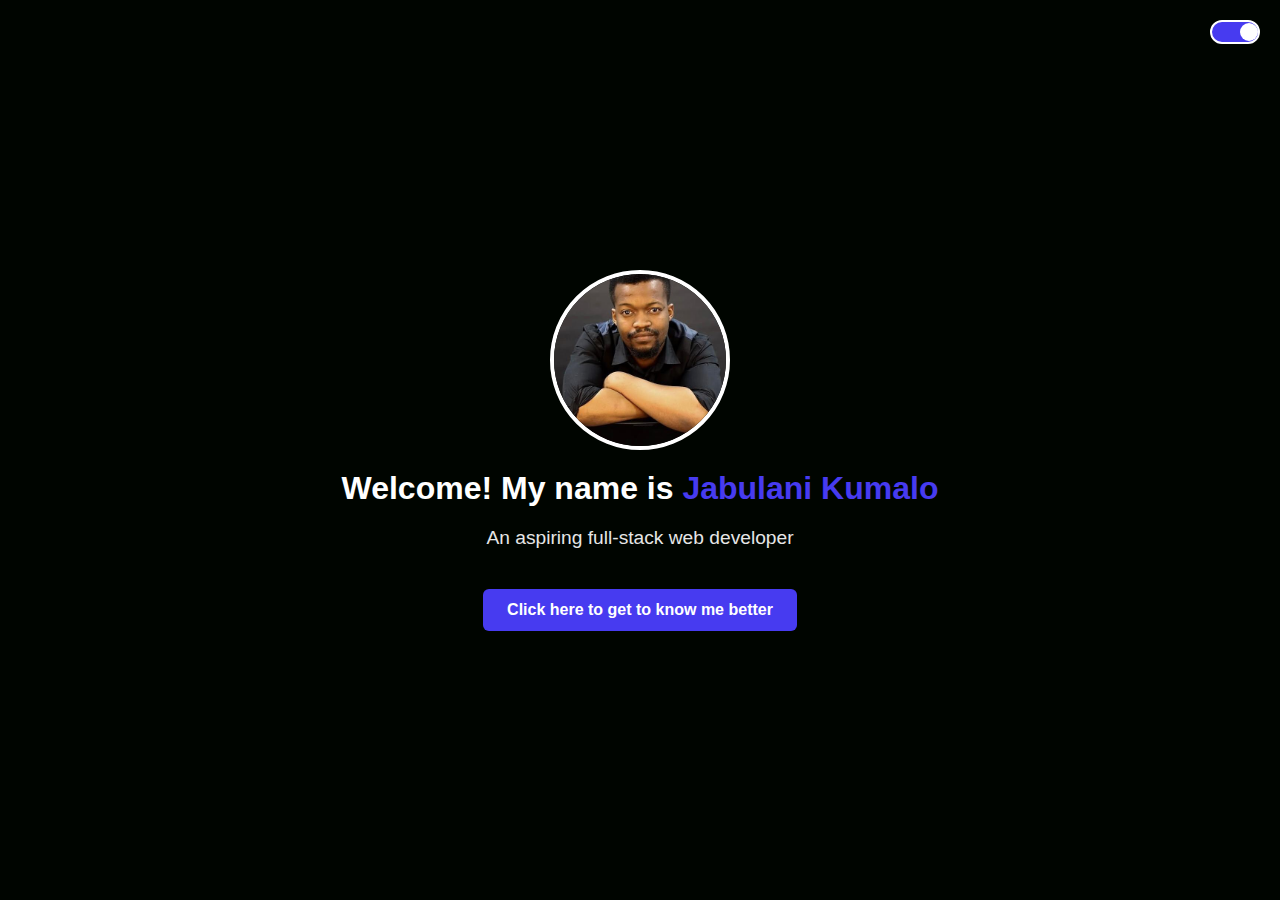
<file: index.html>
<!DOCTYPE html>
<html lang="en">
<head>
  <meta charset="UTF-8">
  <meta name="viewport" content="width=device-width, initial-scale=1.0">
  <title>Welcome | Jabulani Kumalo</title>
  <link rel="stylesheet" href="style.css">
</head>
<body class="landing dark-mode">
  <!-- Theme Toggle -->
  <button id="theme-toggle" class="theme-toggle">
    <div class="circle"></div>
  </button>

  <!-- Intro Section -->
  <main class="intro-container">
    <img 
      class="profile-pic" 
      src="asset/profile.jpeg" 
      alt="Profile picture of Jabulani Kumalo"
    >
    <h1>Welcome! My name is <span class="highlight">Jabulani Kumalo</span></h1>
    <p class="tagline">An aspiring full-stack web developer</p>
    <a class="enter-btn" href="main.html">Click here to get to know me better</a>
  </main>

  <script src="script.js"></script>
</body>
</html>
</file>
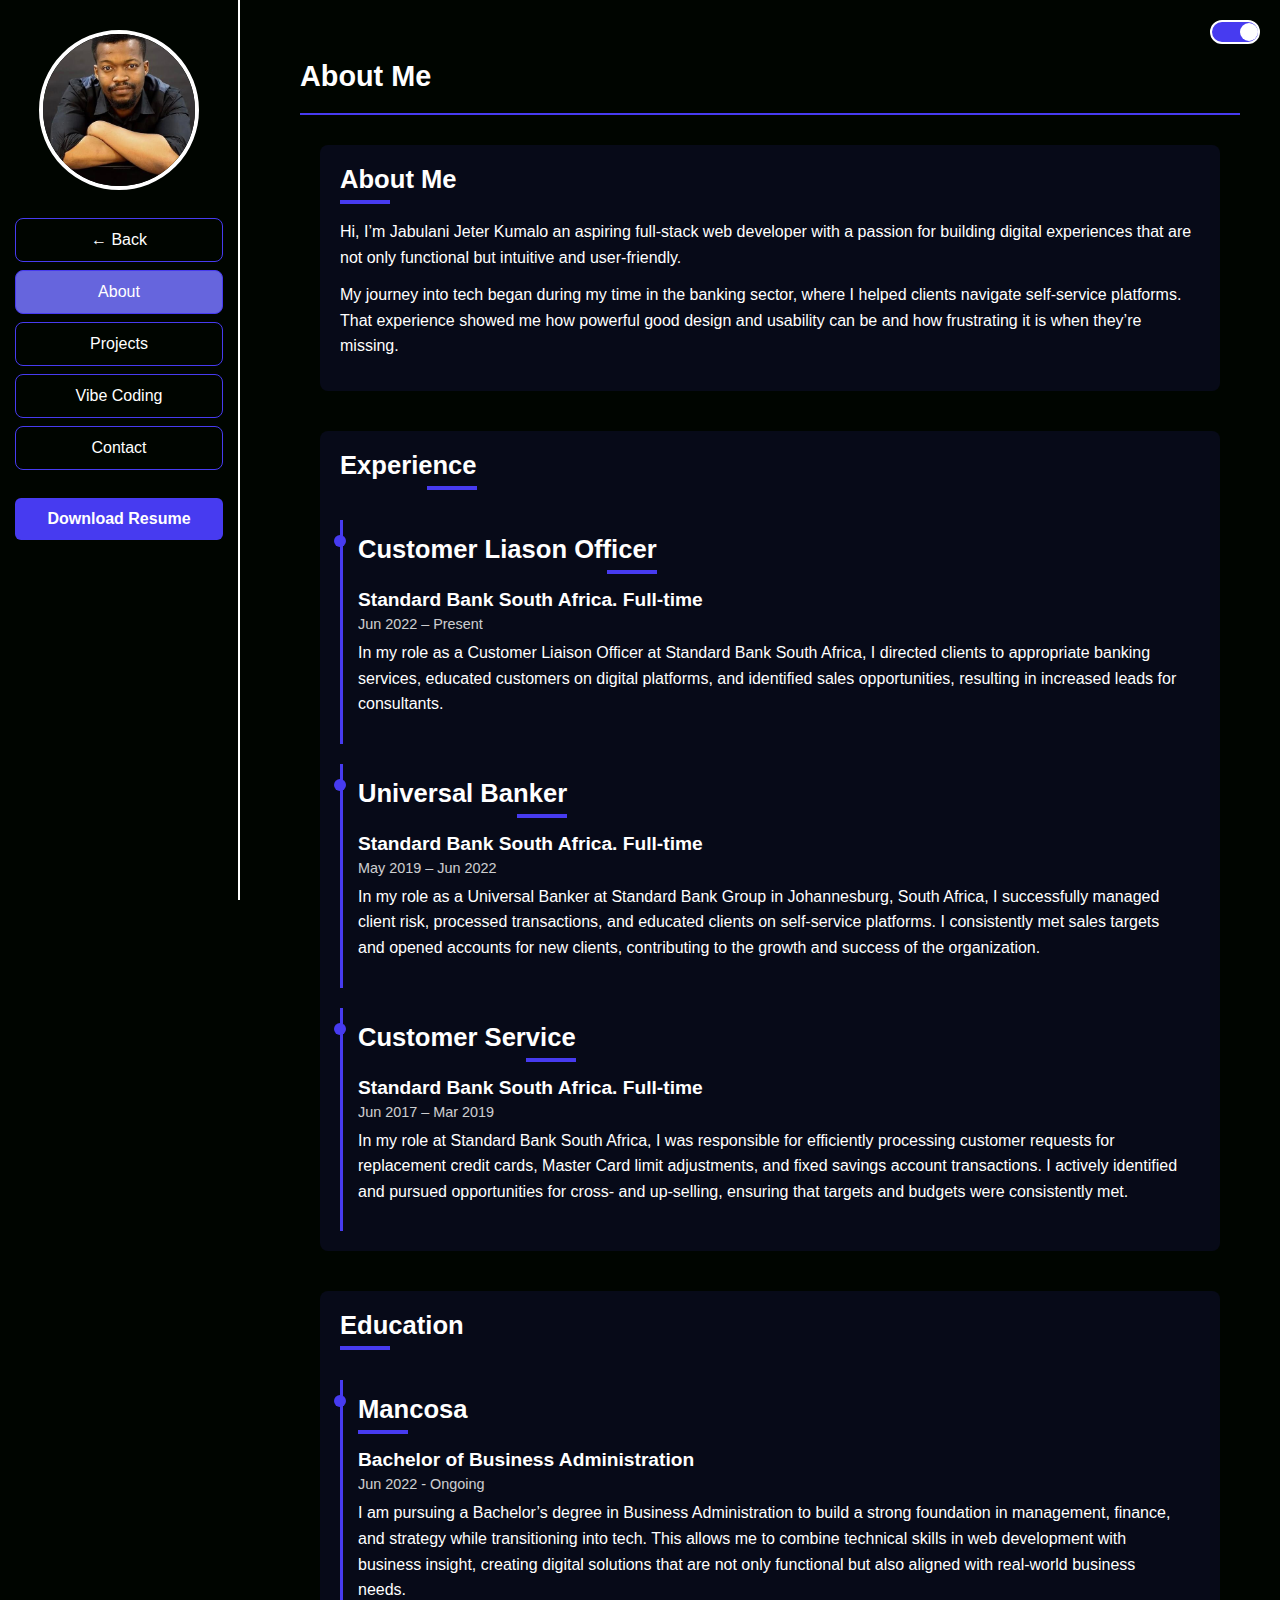
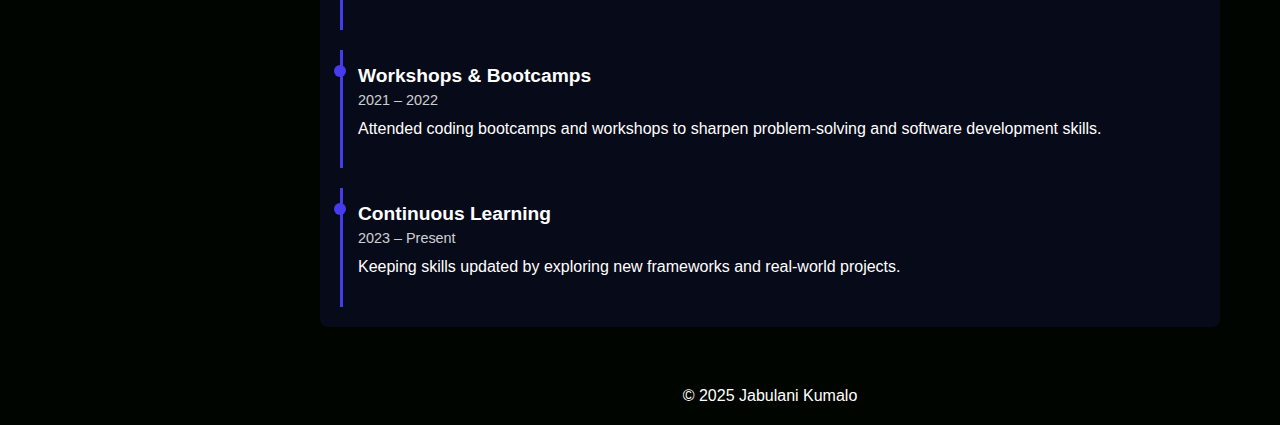
<file: main.html>
<!DOCTYPE html>
<html lang="en">
<head>
  <meta charset="UTF-8" />
  <meta name="viewport" content="width=device-width, initial-scale=1.0"/>
  <title>Jabulani Kumalo | Portfolio</title>
  <link rel="stylesheet" href="style.css"/>
</head>
<body class="dark-mode">
  <!-- Theme Toggle -->
  <button id="theme-toggle" class="theme-toggle">
    <div class="circle"></div>
  </button>

  <!-- Sidebar -->
  <aside class="sidebar">
    <img src="asset/profile.jpeg" alt="Profile Image"/>
    <nav class="nav-links">
      <a href="index.html">← Back</a>
      <a href="#" data-section="about" class="active">About</a>
      <a href="#" data-section="projects">Projects</a>
      <a href="#" data-section="vibe-coding">Vibe Coding</a>
      <a href="#" data-section="contact">Contact</a>
    </nav>
    <a href="asset/Jabulani_Kumalo_Resume.pdf" class="download-btn" download>Download Resume</a>
  </aside>

  <!-- About Section -->
  <section id="about" class="main-section active fade">
    <header class="site-header">
      <h1>About Me</h1>
    </header>

    <div class="about-section">
      <!-- About -->
      <div class="about-item">
        <div class="about-text">
          <h2 class="align-left">About Me</h2>
          <p>Hi, I’m Jabulani Jeter Kumalo an aspiring full-stack web developer with a passion for building digital experiences that are not only functional but intuitive and user-friendly.</p>
          <p>My journey into tech began during my time in the banking sector, where I helped clients navigate self-service platforms. That experience showed me how powerful good design and usability can be and how frustrating it is when they’re missing.</p>
        </div>
      </div>

      <!-- Experience -->
      <div class="about-item">
        <div class="about-text">
          <h2 class="align-right">Experience</h2>
          <div class="timeline">
            <div class="timeline-entry">
              <h2 class="align-left">Customer Liason Officer</h2>
              <h3>Standard Bank South Africa. Full-time</h3>
              <span class="timeline-date">Jun 2022 – Present</span>
              <p>In my role as a Customer Liaison Officer at Standard Bank South Africa, I directed clients to appropriate banking services, educated customers on digital platforms, and identified sales opportunities, resulting in increased leads for consultants.</p>
            </div>
            <div class="timeline-entry">
              <h2 class="align-left">Universal Banker</h2>
              <h3>Standard Bank South Africa. Full-time</h3>
              <span class="timeline-date">May 2019 – Jun 2022</span>
              <p>In my role as a Universal Banker at Standard Bank Group in Johannesburg, South Africa, I successfully managed client risk, processed transactions, and educated clients on self-service platforms. I consistently met sales targets and opened accounts for new clients, contributing to the growth and success of the organization.</p>
            </div>
            <div class="timeline-entry">
              <h2 class="align-left">Customer Service</h2>
              <h3>Standard Bank South Africa. Full-time</h3>
              <span class="timeline-date">Jun 2017 – Mar 2019</span>
              <p>In my role at Standard Bank South Africa, I was responsible for efficiently processing customer requests for replacement credit cards, Master Card limit adjustments, and fixed savings account transactions. I actively identified and pursued opportunities for cross- and up-selling, ensuring that targets and budgets were consistently met.</p>
            </div>
          </div>
        </div>
      </div>

      <!-- Education -->
      <div class="about-item">
        <div class="about-text">
          <h2 class="align-left">Education</h2>
          <div class="timeline">
            <div class="timeline-entry">
              <h2>Mancosa</h2>
              <h3>Bachelor of Business Administration</h3>
              <span class="timeline-date">Jun 2022 - Ongoing</span>
              <p>I am pursuing a Bachelor’s degree in Business Administration to build a strong foundation in management, finance, and strategy while transitioning into tech. This allows me to combine technical skills in web development with business insight, creating digital solutions that are not only functional but also aligned with real-world business needs.</p>
            </div>
            <div class="timeline-entry">
              <h3>Workshops & Bootcamps</h3>
              <span class="timeline-date">2021 – 2022</span>
              <p>Attended coding bootcamps and workshops to sharpen problem-solving and software development skills.</p>
            </div>
            <div class="timeline-entry">
              <h3>Continuous Learning</h3>
              <span class="timeline-date">2023 – Present</span>
              <p>Keeping skills updated by exploring new frameworks and real-world projects.</p>
            </div>
          </div>
        </div>
      </div>
    </div>
  </section>

  <!-- Projects Section -->
  <section id="projects" class="main-section">
    <header class="site-header">
      <div>
        <h1>Projects</h1>
        <p>Some of the things I’ve been working on</p>
      </div>
      <div class="socials">
        <a href="https://www.linkedin.com/in/jabulani-jeter-kumalo-080987182/">LinkedIn</a>
        <a href="https://github.com/Jact-0">GitHub</a>
        <a href="Jeterkumalo@gmail.com">Email</a>
      </div>
    </header>

    <div class="project-grid">
      <div class="project-card">
        <h3>Portfolio Website</h3>
        <p>A responsive single-page app showcasing my skills and projects.</p>
         <a href="#" class="portfolio-btn">Portfolio</a>
      </div>
      <div class="project-card">
        <h3>E-commerce Store</h3>
        <p>A demo store with shopping cart, checkout, and product filtering.</p>
        <a href="#" class="e-commerce-btn">Portfolio</a>
      </div>
      <div class="project-card">
        <h3>Blog Platform</h3>
        <p>A CRUD blog application with user login and a markdown editor.</p>
        <a href="#" class="blog-btn">Portfolio</a>
      </div>
      <div class="project-card">
        <h3>Startup Collaboration</h3>
        <p>Worked with small businesses to build digital platforms for customer engagement.</p>
      </div>
    </div>
  </section>

  <!-- Vibe Coding Section -->
  <section id="vibe-coding" class="main-section">
    <header class="site-header">
      <div>
        <h1>Vibe Coding</h1>
        <p>Interactive games built with JavaScript</p>
      </div>
      <div class="socials">
        <a href="https://www.linkedin.com/in/jabulani-jeter-kumalo-080987182/">LinkedIn</a>
        <a href="https://github.com/Jact-0">GitHub</a>
        <a href="Jeterkumalo@gmail.com">Email</a>
      </div>
    </header>

    <div class="games-grid">
      <div class="game-card">
        <h3>Snake Game</h3>
        <p>Classic snake game where you move around eating food while avoiding collisions.</p>
        <a href="https://codepen.io/Jet-Jacto/pen/WbrGyvr" class="game-btn">Play Snake</a>
      </div>
      <div class="game-card">
        <h3>Tetris</h3>
        <p>The iconic block-stacking puzzle game with increasing difficulty levels.</p>
        <a href="https://codepen.io/Jet-Jacto/pen/jErwqXv" class="game-btn">Play Tetris</a>
      </div>
      <div class="game-card">
        <h3>Pac-Man</h3>
        <p>Guide Pac-Man through the maze eating pellets while avoiding ghosts.</p>
        <a href="#" class="game-btn">Play Pac-Man</a>
      </div>
    </div>
  </section>

  <!-- Contact Section -->
  <section id="contact" class="main-section">
    <header class="site-header">
      <div><h1>Contact Me</h1></div>
    </header>

    <form action="https://formspree.io/f/myznkjav" method="POST">
      <input type="text" name="name" placeholder="Your Name" required/>
      <input type="email" name="email" placeholder="Your Email" required/>
      <textarea name="message" placeholder="Your Message" rows="5" required></textarea>
      <button type="submit" class="download-btn">Send</button>
      <p id="form-message"></p>
    </form>
  </section>

  <footer>&copy; 2025 Jabulani Kumalo</footer>

  <script src="script.js"></script>
</body>
</html>
</file>
<file: style.css>
/* === Theme Variables === */
:root {
  --dark-bg: #000500;
  --dark-primary: #473BF0;
  --dark-accent: #6665DD;

  --light-bg: #FFFFFF;
  --light-alt: #E5E5E5;
  --light-accent: #CCA43B;
}

/* Reset */
* {
  margin: 0;
  padding: 0;
  box-sizing: border-box;
}
body {
  font-family: 'Segoe UI', sans-serif;
  transition: background 0.4s, color 0.4s;
}

/* === Sidebar === */
.sidebar {
  position: fixed;
  top: 0;
  left: 0;
  width: 240px;
  height: 100vh;
  background: inherit;
  border-right: 2px solid currentColor;
  display: flex;
  flex-direction: column;
  align-items: center;
  padding: 30px 15px;
  gap: 20px;
}
.sidebar img {
  width: 160px;
  height: 160px;
  border-radius: 50%;
  object-fit: cover;
  border: 4px solid currentColor;
}
.nav-links {
  width: 100%;
}
.nav-links a {
  display: block;
  padding: 12px;
  margin: 8px 0;
  text-align: center;
  border-radius: 8px;
  text-decoration: none;
  transition: 0.3s;
}
.sidebar .resume-download {
  margin-top: auto;
  width: 100%;
}
.sidebar .download-btn {
  display: block;
  text-align: center;
  width: 100%;
}

/* Nav Links (dark mode) */
.dark-mode .nav-links a {
  border: 1px solid var(--dark-primary);
  background: transparent;
  color: #fff;
}
.dark-mode .nav-links a:hover,
.dark-mode .nav-links a.active {
  background: var(--dark-accent);
  color: #fff;
}

/* Nav Links (light mode) */
.light-mode .nav-links a {
  border: 1px solid var(--light-accent);
  background: var(--light-bg);
  color: #000;
}
.light-mode .nav-links a:hover,
.light-mode .nav-links a.active {
  background: var(--light-accent);
  color: #fff;
}

/* === Main Sections === */
.main-section {
  margin-left: 260px;
  padding: 40px;
  min-height: 100vh;
  display: none;
  opacity: 0;
  transform: translateY(20px);
  transition: opacity 0.6s ease, transform 0.6s ease;
}
.main-section.active {
  display: block;
}
.main-section.fade {
  opacity: 1;
  transform: translateY(0);
}

/* === Section Headers === */
header.site-header {
  display: flex;
  justify-content: space-between;
  align-items: center;
  padding: 20px 0;
  border-bottom: 2px solid var(--dark-primary);
  margin-bottom: 30px;
}
.light-mode header.site-header {
  border-bottom: 2px solid var(--light-accent);
  box-shadow: 0 2px 0 var(--light-accent);
}
header.site-header h1 {
  font-size: 1.8rem;
  font-weight: 700;
}
header.site-header p {
  font-size: 1rem;
  opacity: 0.8;
}
header.site-header .socials {
  display: flex;
  gap: 15px;
}
header.site-header .socials a {
  text-decoration: none;
  font-weight: 500;
  color: inherit;
  transition: color 0.3s;
}
header.site-header .socials a:hover {
  color: var(--dark-accent);
}
.light-mode header.site-header .socials a:hover {
  color: var(--light-accent);
}

/* === About Section === */
.about-section {
  display: flex;
  flex-direction: column;
  gap: 40px;
  max-width: 900px;
  margin: auto;
}
.about-item {
  display: flex;
}
.about-text {
  flex: 1;
  padding: 20px;
  border-radius: 8px;
}
.dark-mode .about-text {
  background: rgba(71, 59, 240, 0.1);
}
.light-mode .about-text {
  background: rgba(204, 164, 59, 0.1);
}
.about-text p {
  font-size: 1rem;
  line-height: 1.6;
  margin-bottom: 12px;
}

/* Headings alternating alignment */
.about-text h2 {
  font-size: 1.6rem;
  margin-bottom: 15px;
  position: relative;
  display: inline-block;
}
.about-item:nth-child(odd) h2 {
  text-align: left;
}
.about-item:nth-child(even) h2 {
  text-align: right;
}

/* Decorative line follows alignment */
.about-item:nth-child(odd) h2::after {
  content: "";
  display: block;
  width: 50px;
  height: 4px;
  margin-top: 6px;
  background: var(--dark-primary);
}
.about-item:nth-child(even) h2::after {
  content: "";
  display: block;
  width: 50px;
  height: 4px;
  margin-top: 6px;
  margin-left: auto;
  background: var(--dark-primary);
}
.light-mode .about-item:nth-child(odd) h2::after,
.light-mode .about-item:nth-child(even) h2::after {
  background: var(--light-accent);
}

/* === Timeline === */
.timeline {
  display: flex;
  flex-direction: column;
  gap: 20px;
  margin-top: 15px;
}
.timeline-entry {
  padding: 15px;
  border-left: 3px solid var(--dark-primary);
  position: relative;
}
.timeline-entry::before {
  content: "";
  position: absolute;
  left: -9px;
  top: 15px;
  width: 12px;
  height: 12px;
  border-radius: 50%;
  background: var(--dark-primary);
}
.light-mode .timeline-entry {
  border-left: 3px solid var(--light-accent);
}
.light-mode .timeline-entry::before {
  background: var(--light-accent);
}
.timeline-entry h3 {
  font-size: 1.2rem;
  margin-bottom: 5px;
}
.timeline-date {
  font-size: 0.9rem;
  opacity: 0.8;
  display: block;
  margin-bottom: 8px;
}

/* === Projects === */
.project-grid {
  display: grid;
  grid-template-columns: repeat(auto-fit, minmax(260px, 1fr));
  gap: 25px;
}
.project-card {
  padding: 20px;
  border-radius: 12px;
  border: 1px solid currentColor;
  transition: transform 0.3s, background 0.3s;
}
.dark-mode .project-card {
  background: rgba(71, 59, 240, 0.1);
}
.light-mode .project-card {
  background: rgba(204, 164, 59, 0.1);
}
.project-card:hover {
  transform: translateY(-5px);
}
.project-card h3 {
  font-size: 1.3rem;
  margin-bottom: 10px;
}
.project-card p {
  font-size: 1rem;
  line-height: 1.5;
}

/* === Games Grid === */
.games-grid {
  display: grid;
  grid-template-columns: repeat(auto-fit, minmax(260px, 1fr));
  gap: 25px;
}
.game-card {
  padding: 20px;
  border-radius: 12px;
  border: 1px solid currentColor;
  transition: transform 0.3s, background 0.3s;
  display: flex;
  flex-direction: column;
}
.dark-mode .game-card {
  background: rgba(71, 59, 240, 0.1);
}
.light-mode .game-card {
  background: rgba(204, 164, 59, 0.1);
}
.game-card:hover {
  transform: translateY(-5px);
}
.game-card h3 {
  font-size: 1.3rem;
  margin-bottom: 10px;
}
.game-card p {
  font-size: 1rem;
  line-height: 1.5;
  margin-bottom: 15px;
  flex-grow: 1;
}
.game-btn {
  padding: 10px 15px;
  border-radius: 8px;
  border: none;
  cursor: pointer;
  font-size: 0.95rem;
  text-decoration: none;
  text-align: center;
  transition: all 0.3s;
}
.dark-mode .game-btn {
  background: var(--dark-primary);
  color: white;
}
.light-mode .game-btn {
  background: var(--light-accent);
  color: black;
}
.game-btn:hover {
  opacity: 0.85;
  transform: scale(1.05);
}

/* === Buttons === */
button,
.download-btn {
  padding: 12px 20px;
  border: none;
  border-radius: 6px;
  background: var(--dark-primary);
  color: #fff;
  transition: 0.3s;
  text-decoration: none;
  font-weight: 600;
  text-align: center;
}
button:hover,
.download-btn:hover {
  background: var(--light-accent);
  color: #fff;
}

/* === Forms === */
form {
  max-width: 500px;
  margin: auto;
  display: flex;
  flex-direction: column;
}
input,
textarea {
  margin: 10px 0;
  padding: 12px;
  border-radius: 6px;
  border: 1px solid #ccc;
}

/* Form Messages */
#form-message {
  font-weight: 600;
  margin-top: 10px;
  padding: 10px 12px;
  border-radius: 6px;
  display: none;
  transition: opacity 0.4s ease;
}
.dark-mode #form-message.success {
  background: rgba(71, 59, 240, 0.15);
  border: 1px solid var(--dark-accent);
  color: #a8e6a1;
}
.light-mode #form-message.success {
  background: #e6ffe6;
  border: 1px solid #66cc66;
  color: #006600;
}
.dark-mode #form-message.error {
  background: rgba(204, 64, 64, 0.15);
  border: 1px solid #ff6666;
  color: #ff9999;
}
.light-mode #form-message.error {
  background: #ffe6e6;
  border: 1px solid #cc6666;
  color: #660000;
}

/* === Footer === */
footer {
  margin-left: 260px;
  text-align: center;
  padding: 20px;
}

/* === Theme Toggle === */
.theme-toggle {
  position: fixed;
  top: 20px;
  right: 20px;
  width: 50px;
  height: 24px;
  border-radius: 20px;
  border: 2px solid currentColor;
  background: var(--light-alt);
  display: flex;
  align-items: center;
  padding: 2px;
  cursor: pointer;
  transition: 0.3s;
  z-index: 200;
}
.theme-toggle .circle {
  width: 18px;
  height: 18px;
  border-radius: 50%;
  background: currentColor;
  transition: transform 0.3s;
}
.dark-mode .theme-toggle {
  background: var(--dark-primary);
}
.dark-mode .theme-toggle .circle {
  transform: translateX(26px);
  background: #fff;
}

/* === Modes === */
.dark-mode {
  background: var(--dark-bg);
  color: #fff;
}
.light-mode {
  background: var(--light-bg);
  color: #000;
}

/* === Landing Page === */
.landing {
  display: flex;
  justify-content: center;
  align-items: center;
  min-height: 100vh;
  text-align: center;
  padding: 20px;
}
.intro-container {
  max-width: 700px;
  display: flex;
  flex-direction: column;
  align-items: center;
  gap: 20px;
}
.profile-pic {
  width: 180px;
  height: 180px;
  border-radius: 50%;
  object-fit: cover;
  border: 4px solid currentColor;
}
.intro-container h1 {
  font-size: 2rem;
  font-weight: 700;
}
.intro-container .highlight {
  color: var(--dark-primary);
}
.light-mode .intro-container .highlight {
  color: var(--light-accent);
}
.tagline {
  font-size: 1.2rem;
  opacity: 0.9;
}
.enter-btn {
  margin-top: 20px;
  padding: 12px 24px;
  border-radius: 6px;
  background: var(--dark-primary);
  color: #fff;
  text-decoration: none;
  font-weight: 600;
  transition: 0.3s;
}
.enter-btn:hover {
  background: var(--light-accent);
  color: #fff;
}
</file>
